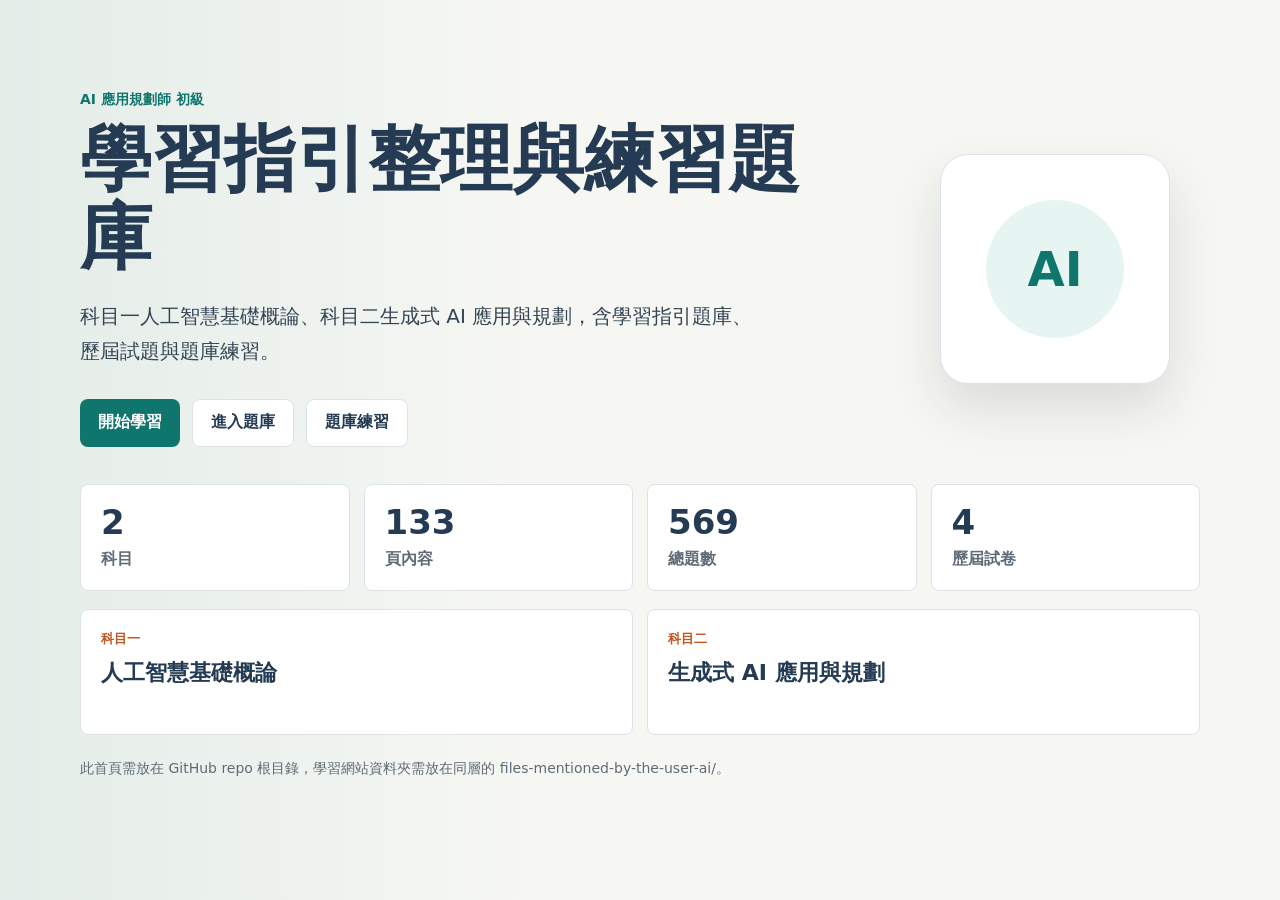
<file: index.html>
<!doctype html>
<html lang="zh-Hant">
  <head>
    <meta charset="utf-8" />
    <meta name="viewport" content="width=device-width, initial-scale=1" />
    <title>AI 應用規劃師（初級）</title>
    <style>
      :root {
        --ink: #17212b;
        --muted: #5f6b77;
        --paper: #f6f7f3;
        --panel: #ffffff;
        --line: #dce3e8;
        --teal: #0f766e;
        --navy: #243b53;
        --coral: #c05621;
      }

      * {
        box-sizing: border-box;
      }

      body {
        min-height: 100vh;
        margin: 0;
        color: var(--ink);
        background:
          linear-gradient(90deg, rgba(15, 118, 110, 0.08), transparent 42%),
          var(--paper);
        font-family: "Noto Sans TC", "Microsoft JhengHei", "PingFang TC", system-ui, sans-serif;
      }

      .home-shell {
        width: min(1120px, calc(100% - 36px));
        margin: 0 auto;
        padding: 54px 0 42px;
      }

      .home-hero {
        display: grid;
        grid-template-columns: minmax(0, 1fr) 260px;
        gap: 34px;
        align-items: center;
        min-height: 430px;
      }

      .eyebrow {
        margin: 0 0 12px;
        color: var(--teal);
        font-size: 14px;
        font-weight: 800;
      }

      h1 {
        max-width: 760px;
        margin: 0;
        color: var(--navy);
        font-size: clamp(38px, 6vw, 72px);
        line-height: 1.08;
        letter-spacing: 0;
      }

      .home-lead {
        max-width: 680px;
        margin: 22px 0 0;
        color: #344454;
        font-size: 20px;
        line-height: 1.75;
      }

      .home-actions {
        display: flex;
        flex-wrap: wrap;
        gap: 12px;
        margin-top: 30px;
      }

      .home-primary,
      .home-secondary {
        display: inline-flex;
        align-items: center;
        justify-content: center;
        min-height: 48px;
        border-radius: 8px;
        padding: 0 18px;
        font-weight: 850;
        text-decoration: none;
      }

      .home-primary {
        background: var(--teal);
        color: #fff;
      }

      .home-secondary {
        border: 1px solid var(--line);
        background: var(--panel);
        color: var(--navy);
      }

      .home-mark {
        display: grid;
        place-items: center;
        width: 230px;
        height: 230px;
        border: 1px solid var(--line);
        border-radius: 28px;
        background: var(--panel);
        box-shadow: 0 24px 50px rgba(23, 33, 43, 0.12);
      }

      .home-mark span {
        display: grid;
        place-items: center;
        width: 138px;
        height: 138px;
        border-radius: 50%;
        background: #e7f5f2;
        color: var(--teal);
        font-size: 48px;
        font-weight: 900;
      }

      .home-stats,
      .home-subjects {
        display: grid;
        gap: 14px;
      }

      .home-stats {
        grid-template-columns: repeat(4, minmax(0, 1fr));
      }

      .stat,
      .home-subject {
        border: 1px solid var(--line);
        border-radius: 8px;
        background: var(--panel);
        padding: 20px;
      }

      .stat strong {
        display: block;
        color: var(--navy);
        font-size: 34px;
        line-height: 1;
      }

      .stat span {
        display: block;
        margin-top: 10px;
        color: var(--muted);
        font-weight: 750;
      }

      .home-subjects {
        grid-template-columns: repeat(2, minmax(0, 1fr));
        margin-top: 18px;
      }

      .home-subject {
        min-height: 126px;
        color: var(--ink);
        text-decoration: none;
      }

      .home-subject span {
        display: block;
        color: var(--coral);
        font-size: 13px;
        font-weight: 850;
      }

      .home-subject strong {
        display: block;
        margin-top: 10px;
        color: var(--navy);
        font-size: 22px;
        line-height: 1.35;
      }

      .note {
        margin: 22px 0 0;
        color: var(--muted);
        font-size: 14px;
        line-height: 1.7;
      }

      @media (max-width: 860px) {
        .home-hero,
        .home-subjects {
          grid-template-columns: 1fr;
        }

        .home-hero {
          min-height: auto;
          padding-bottom: 34px;
        }

        .home-stats {
          grid-template-columns: repeat(2, minmax(0, 1fr));
        }
      }

      @media (max-width: 560px) {
        .home-shell {
          width: min(100% - 28px, 1120px);
          padding-top: 34px;
        }

        h1 {
          font-size: 38px;
        }

        .home-lead {
          font-size: 17px;
        }

        .home-stats {
          grid-template-columns: 1fr;
        }
      }
    </style>
  </head>
  <body>
    <main class="home-shell">
      <section class="home-hero">
        <div>
          <p class="eyebrow">AI 應用規劃師 初級</p>
          <h1>學習指引整理與練習題庫</h1>
          <p class="home-lead">科目一人工智慧基礎概論、科目二生成式 AI 應用與規劃，含學習指引題庫、歷屆試題與題庫練習。</p>
          <div class="home-actions">
            <a class="home-primary" href="files-mentioned-by-the-user-ai/index.html">開始學習</a>
            <a class="home-secondary" href="files-mentioned-by-the-user-ai/index.html#quiz">進入題庫</a>
            <a class="home-secondary" href="files-mentioned-by-the-user-ai/index.html#practice">題庫練習</a>
          </div>
        </div>
        <div class="home-mark" aria-hidden="true">
          <span>AI</span>
        </div>
      </section>

      <section class="home-stats" aria-label="內容統計">
        <div class="stat">
          <strong>2</strong>
          <span>科目</span>
        </div>
        <div class="stat">
          <strong>133</strong>
          <span>頁內容</span>
        </div>
        <div class="stat">
          <strong>569</strong>
          <span>總題數</span>
        </div>
        <div class="stat">
          <strong>4</strong>
          <span>歷屆試卷</span>
        </div>
      </section>

      <section class="home-subjects" aria-label="科目">
        <a href="files-mentioned-by-the-user-ai/index.html" class="home-subject">
          <span>科目一</span>
          <strong>人工智慧基礎概論</strong>
        </a>
        <a href="files-mentioned-by-the-user-ai/index.html" class="home-subject">
          <span>科目二</span>
          <strong>生成式 AI 應用與規劃</strong>
        </a>
      </section>

      <p class="note">此首頁需放在 GitHub repo 根目錄，學習網站資料夾需放在同層的 files-mentioned-by-the-user-ai/。</p>
    </main>
  </body>
</html>
</file>
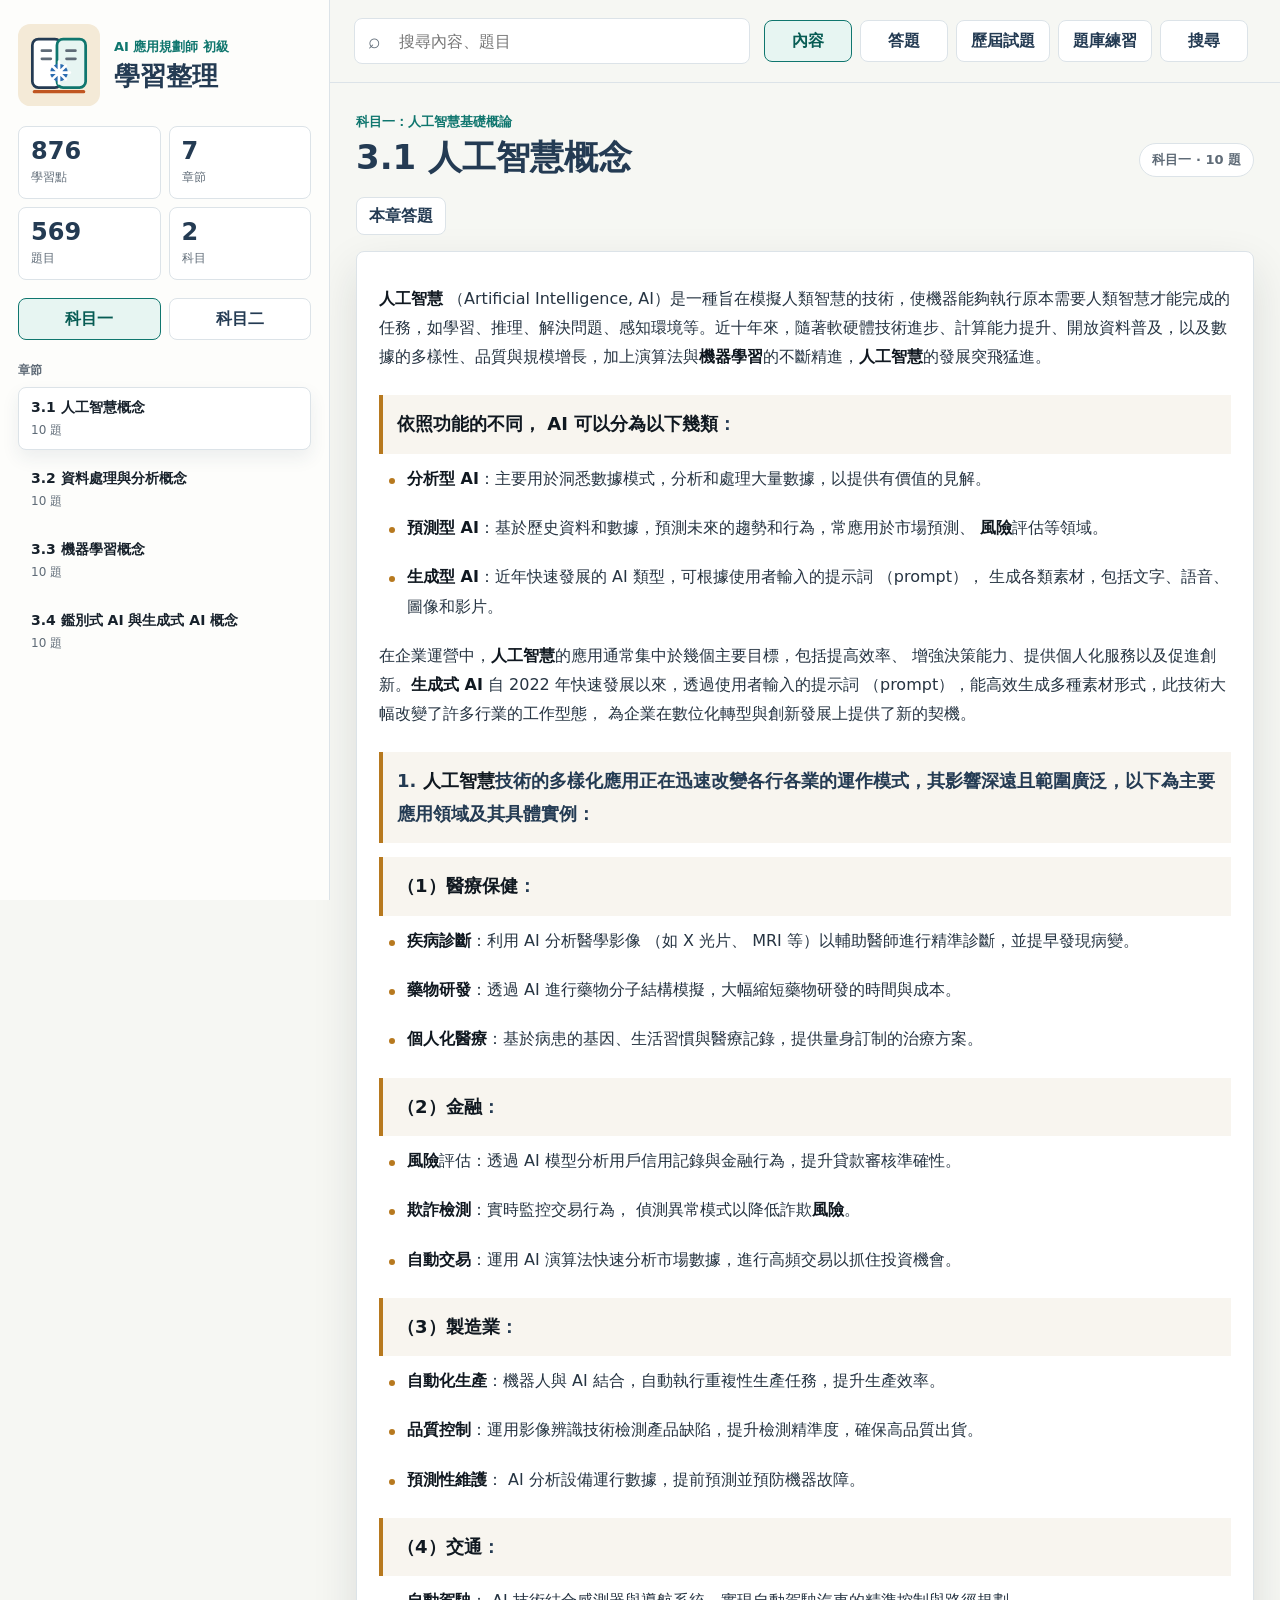
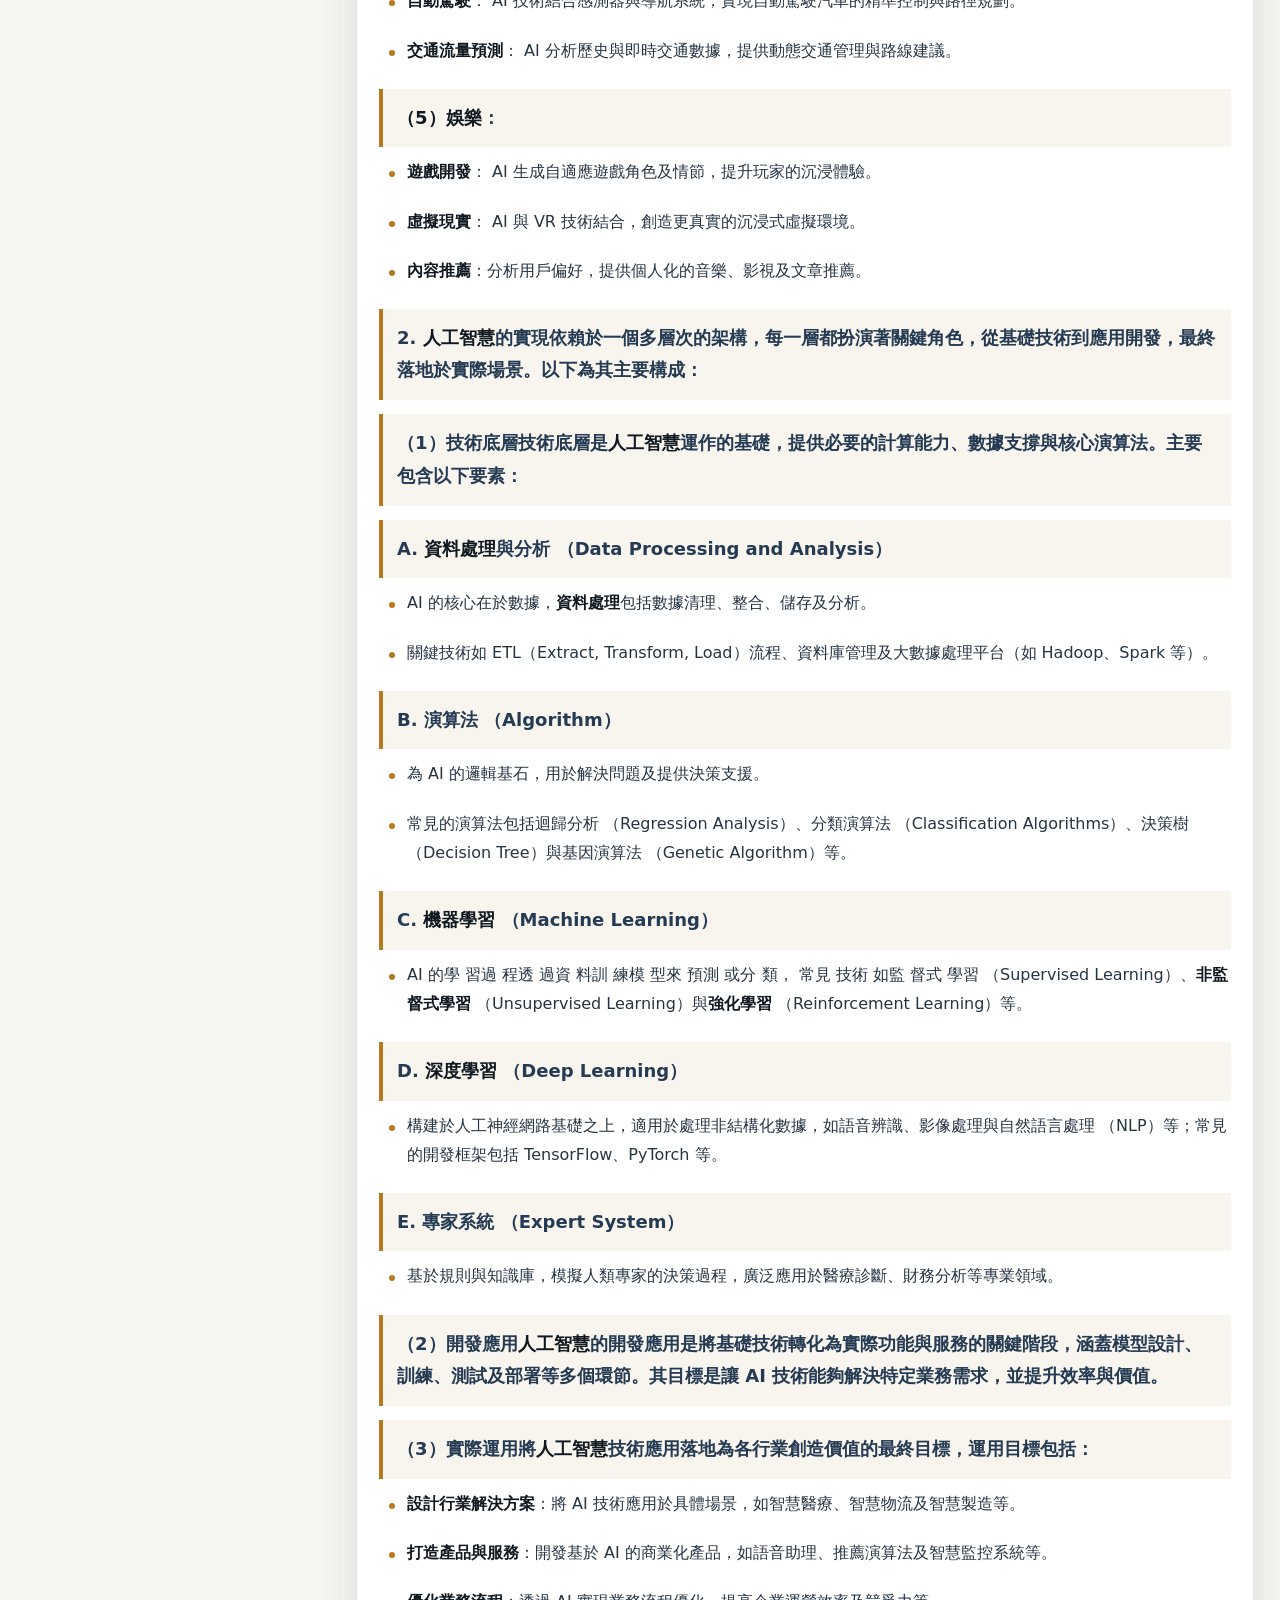
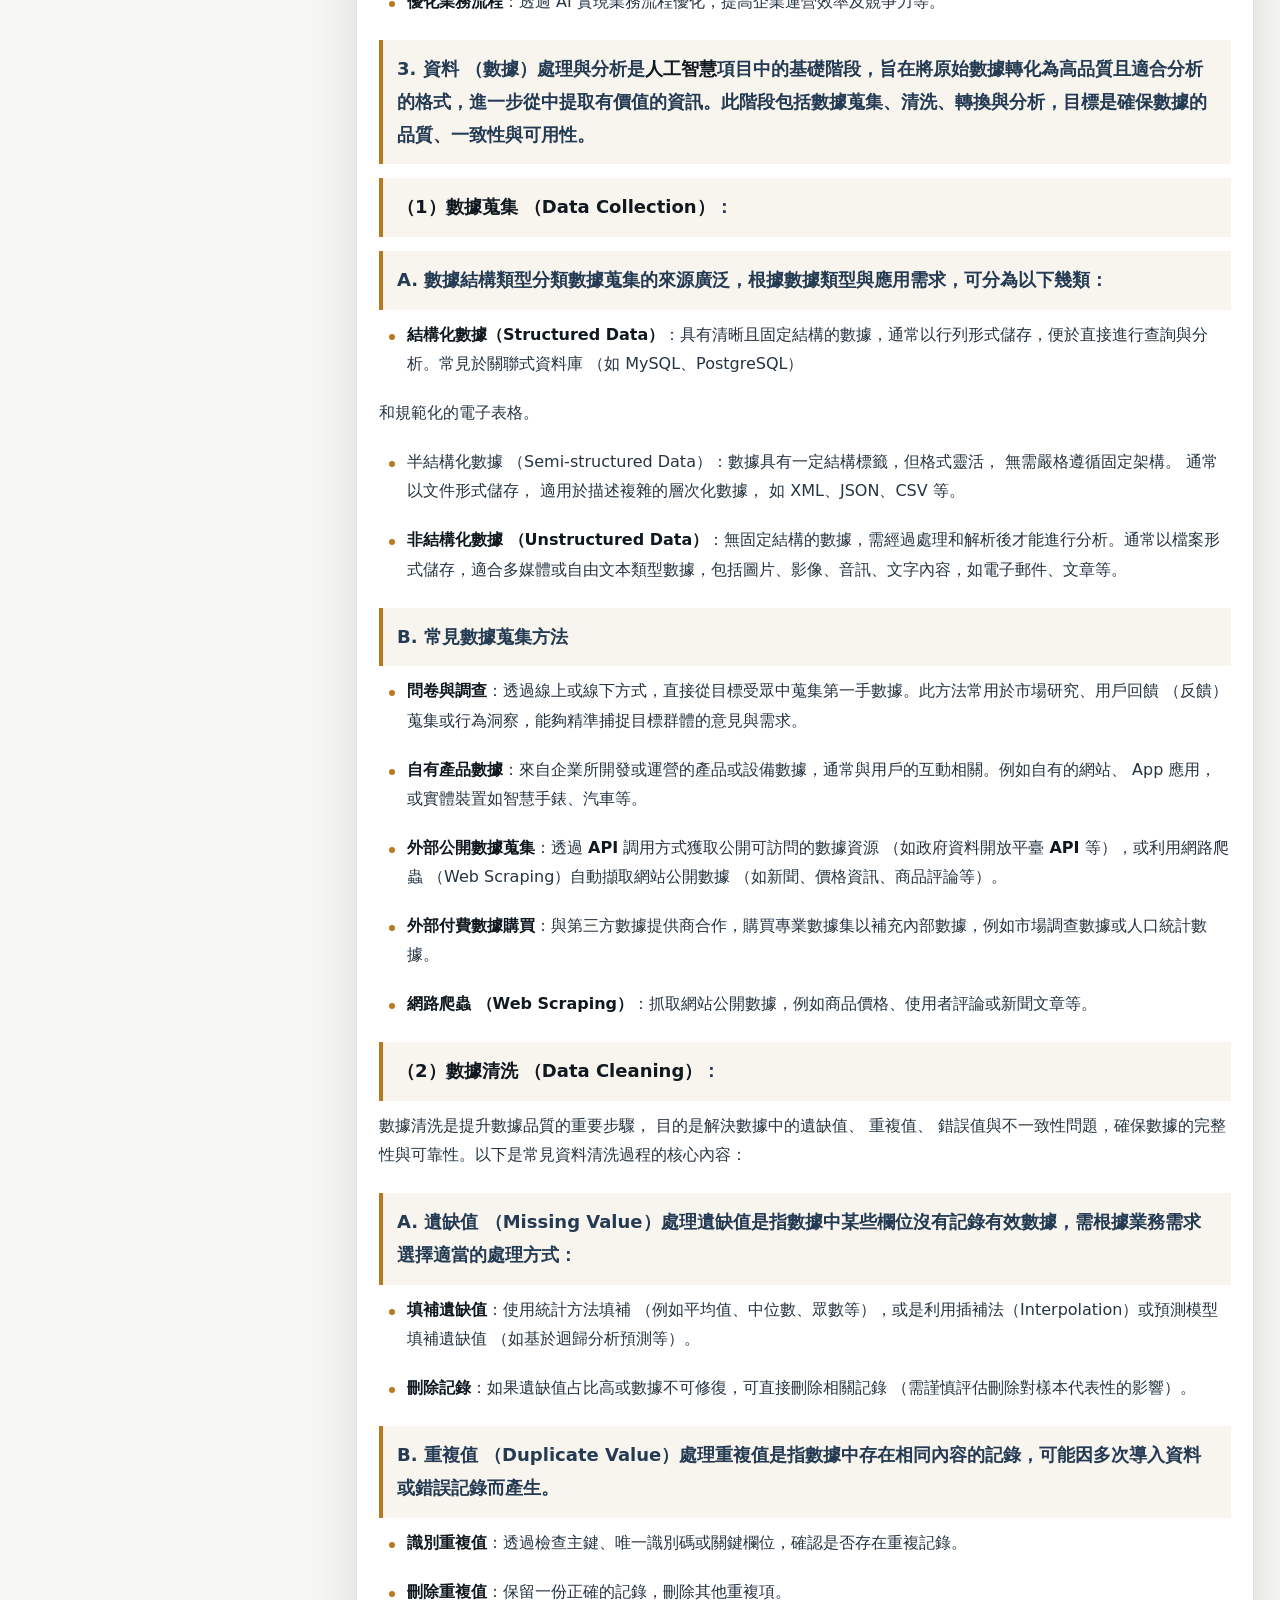
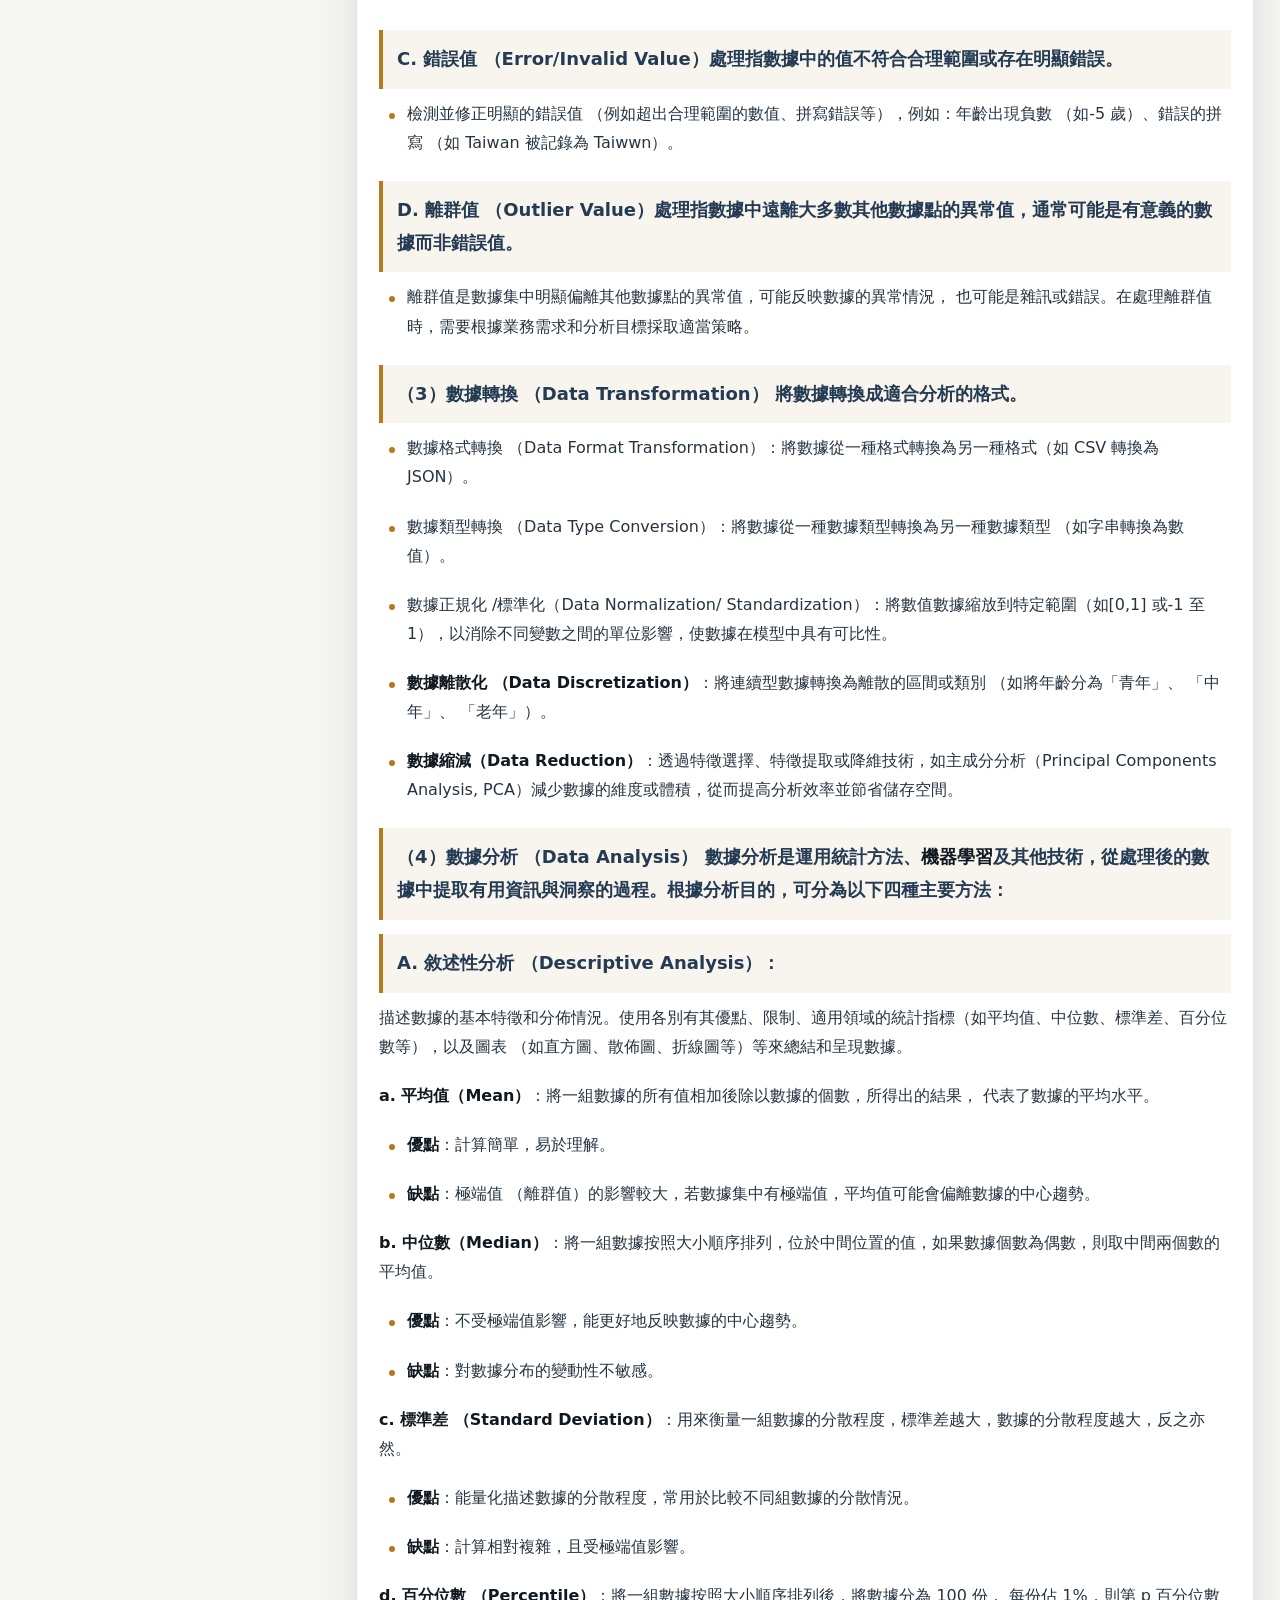
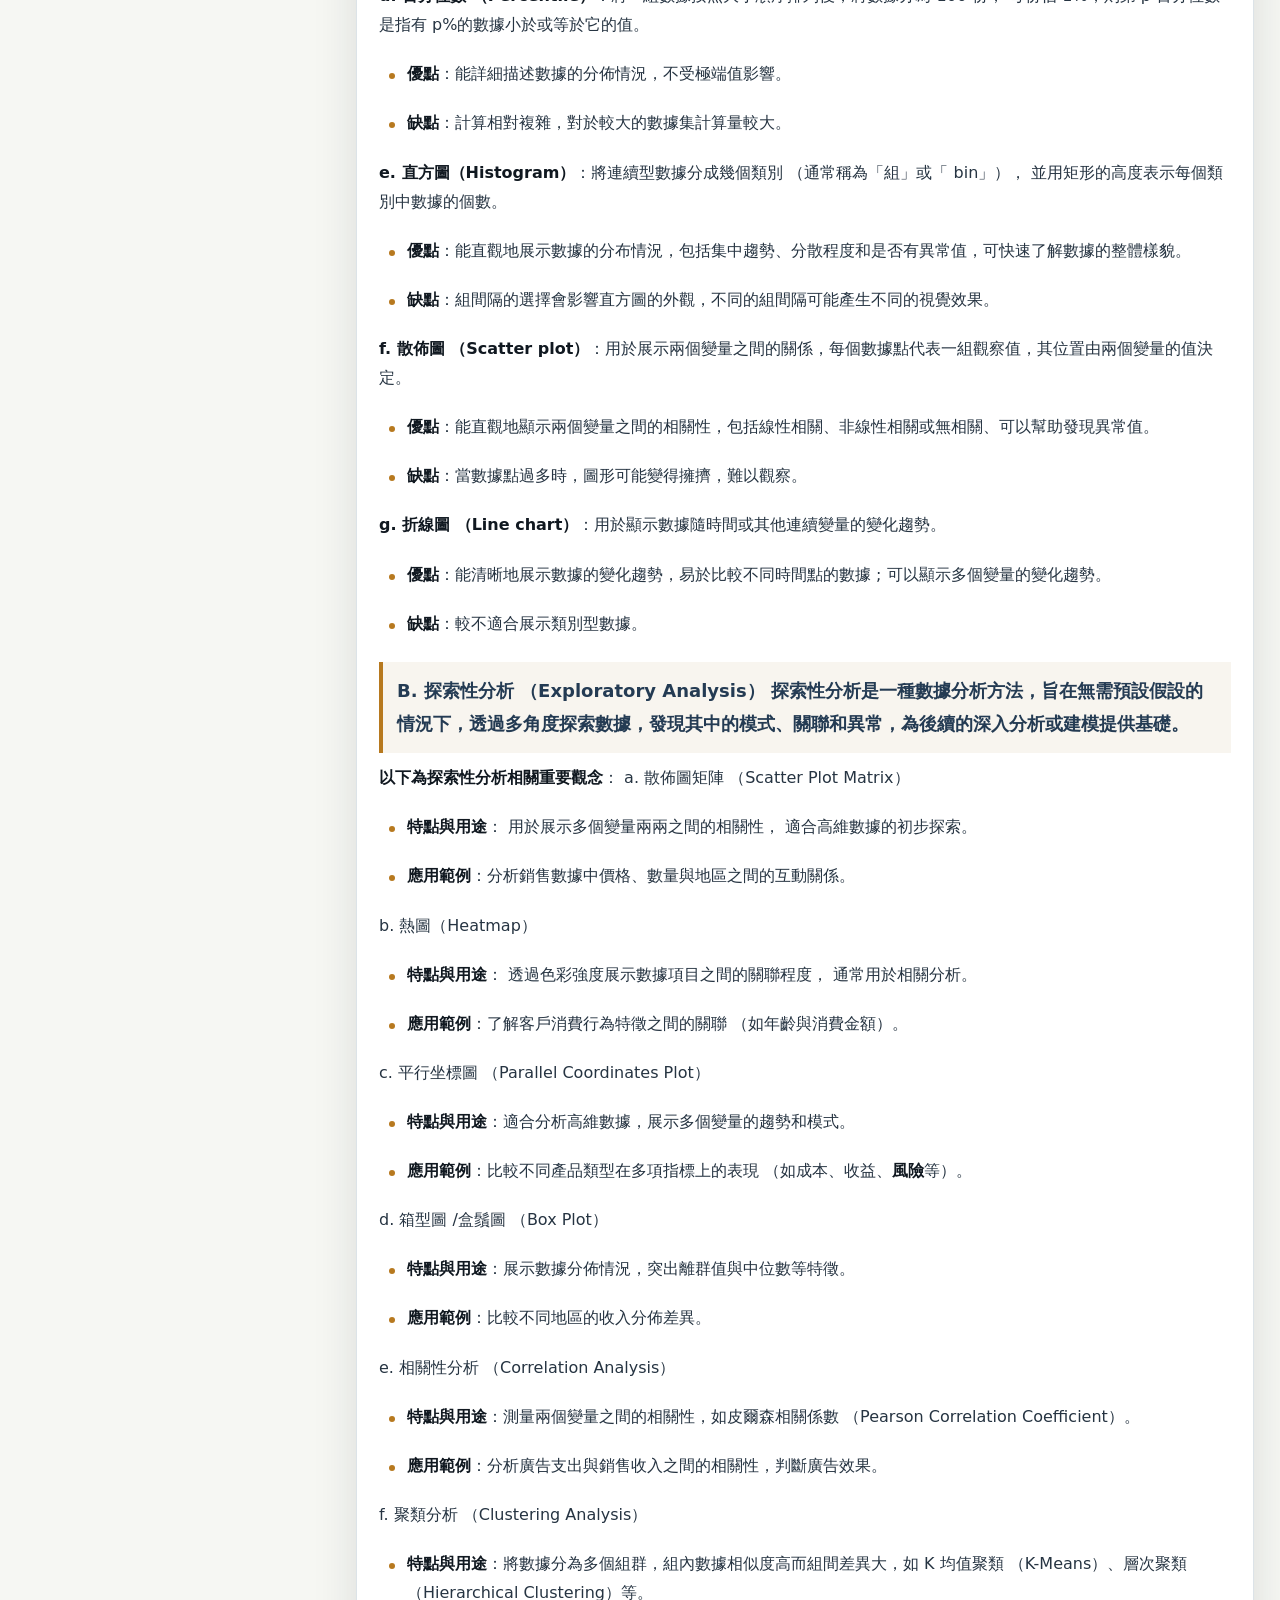
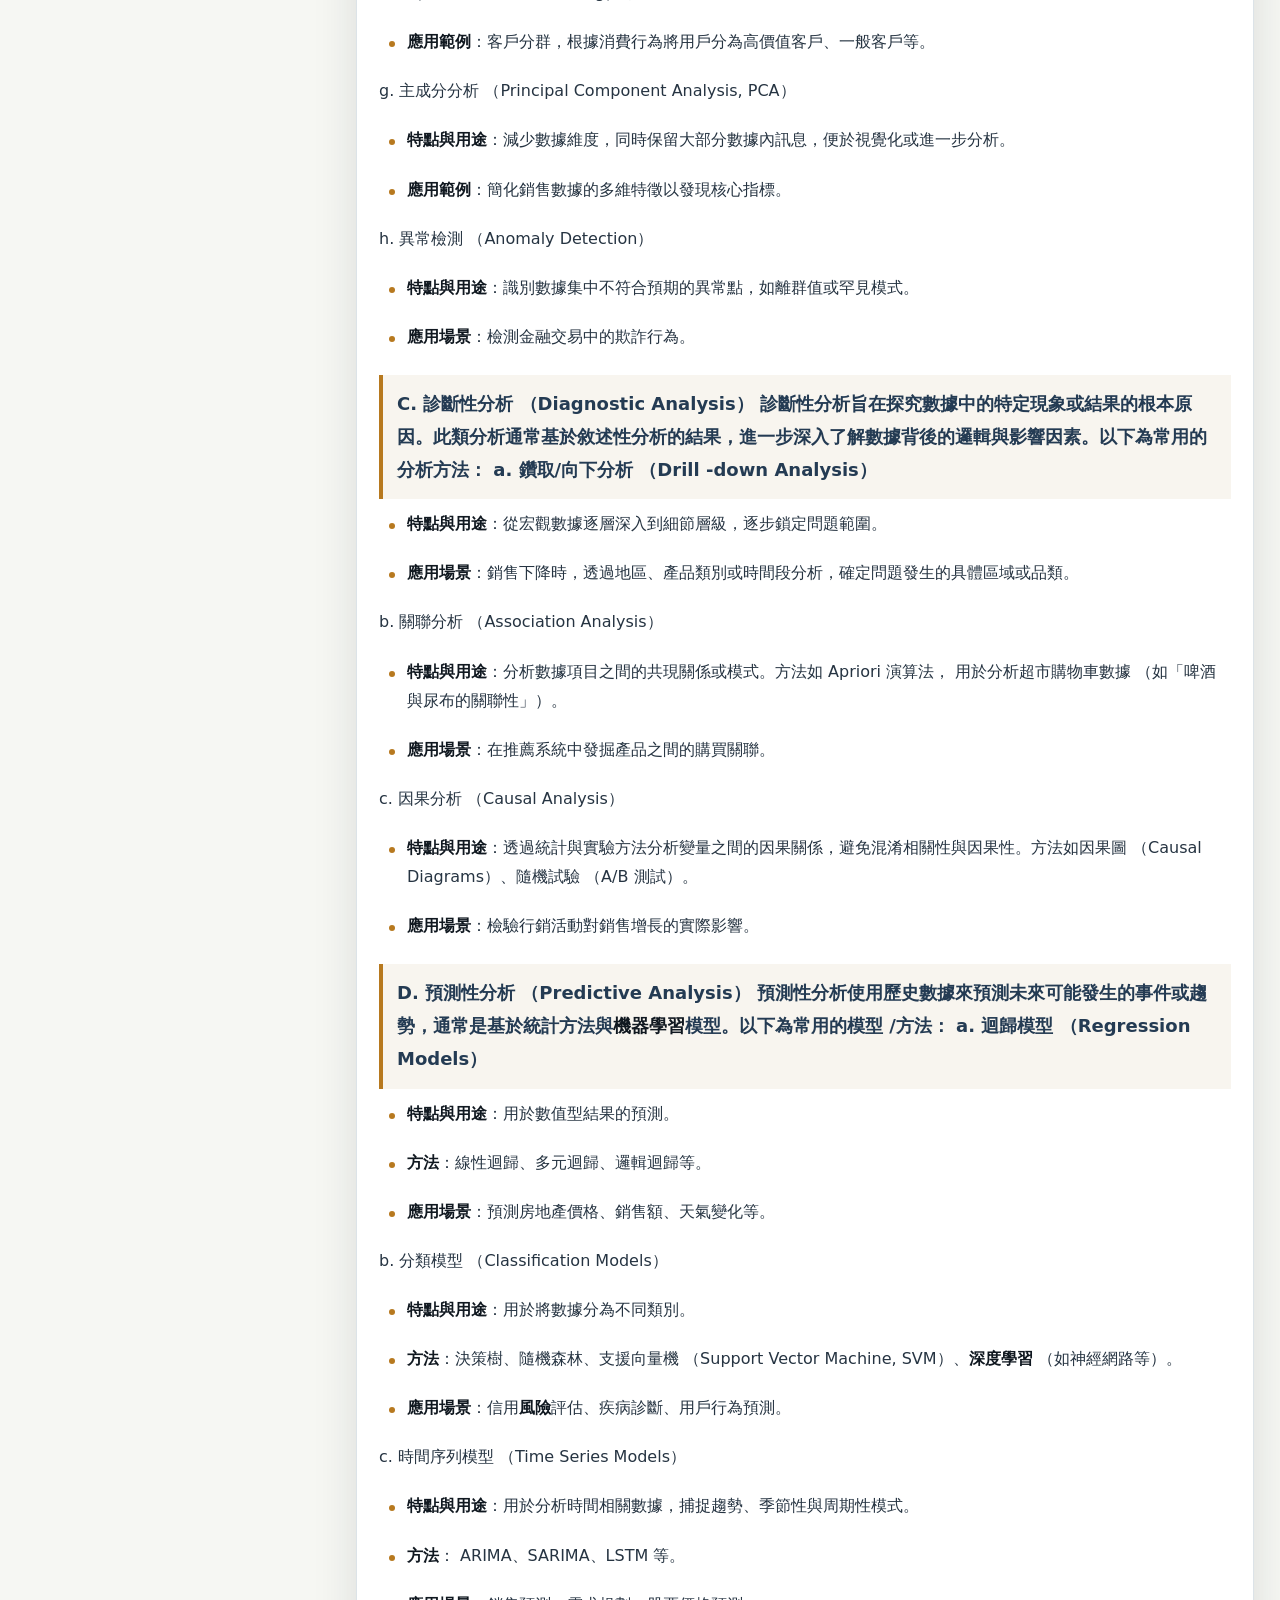
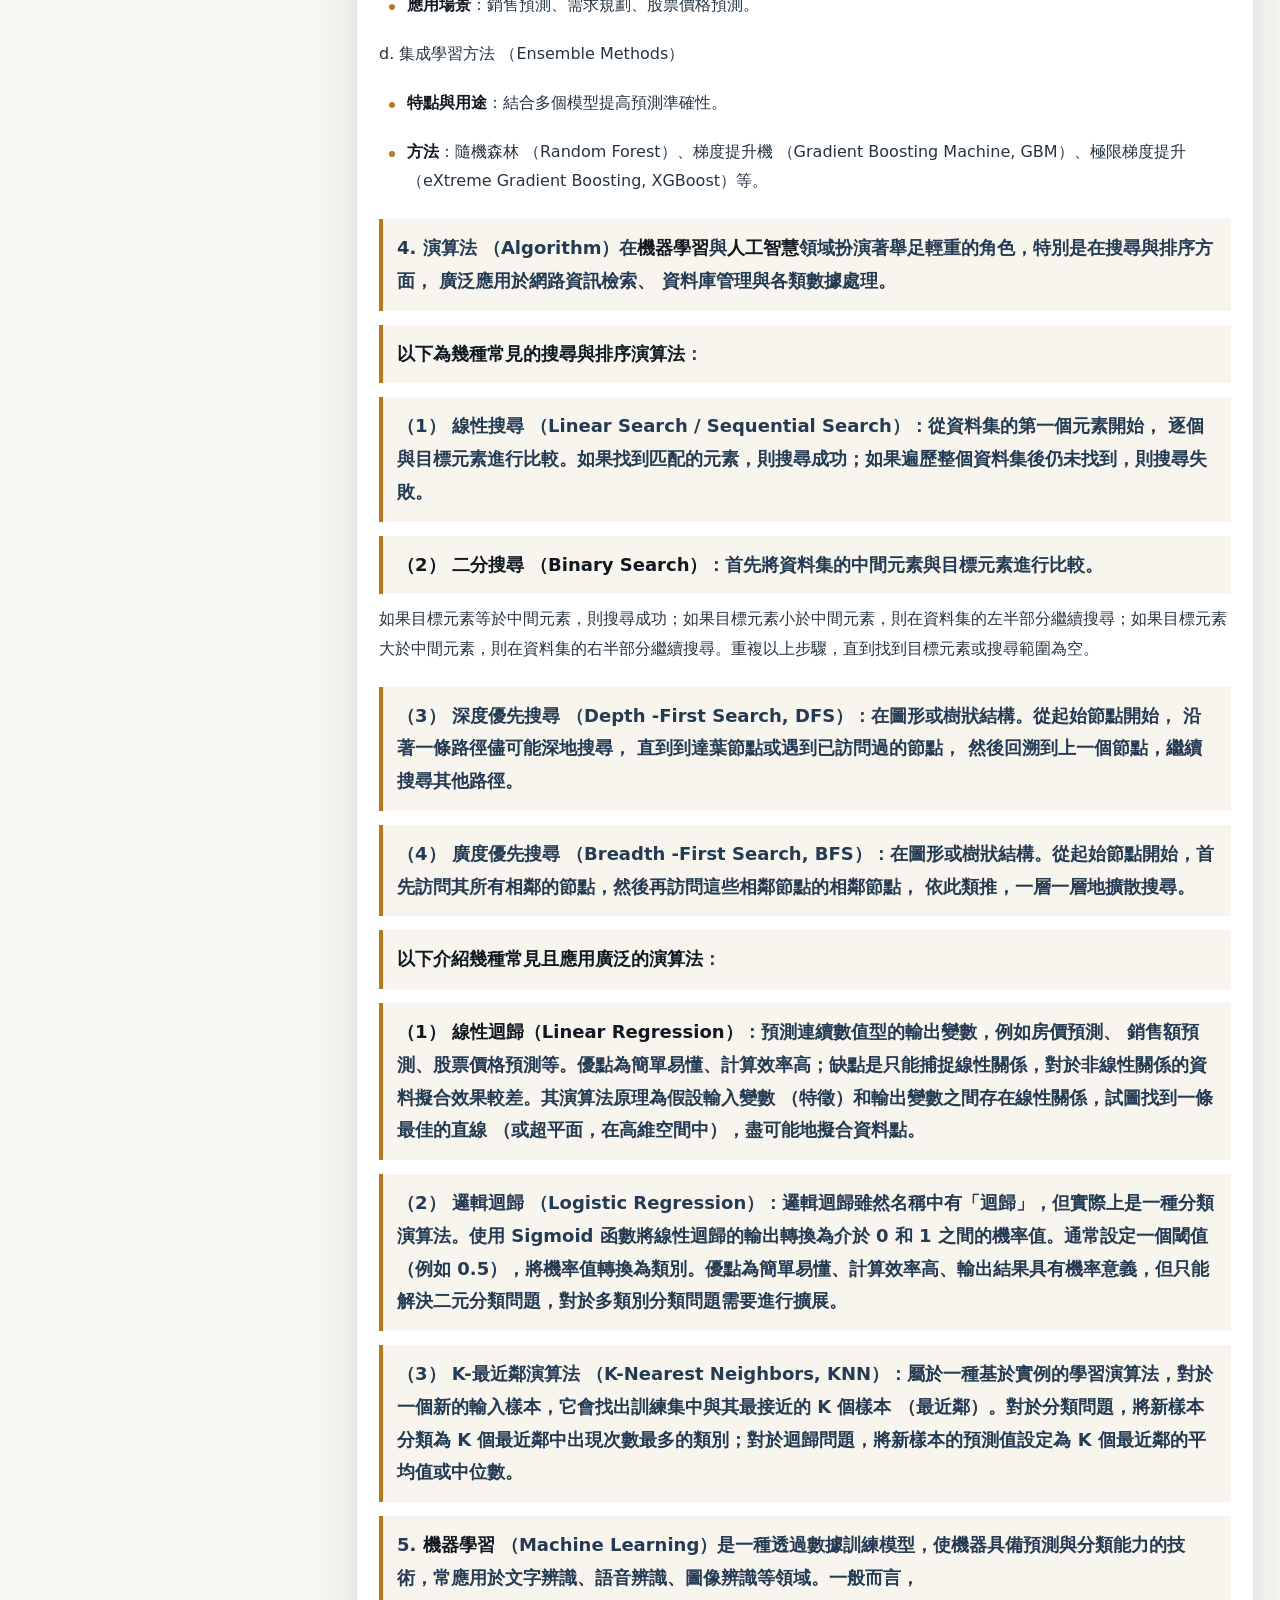
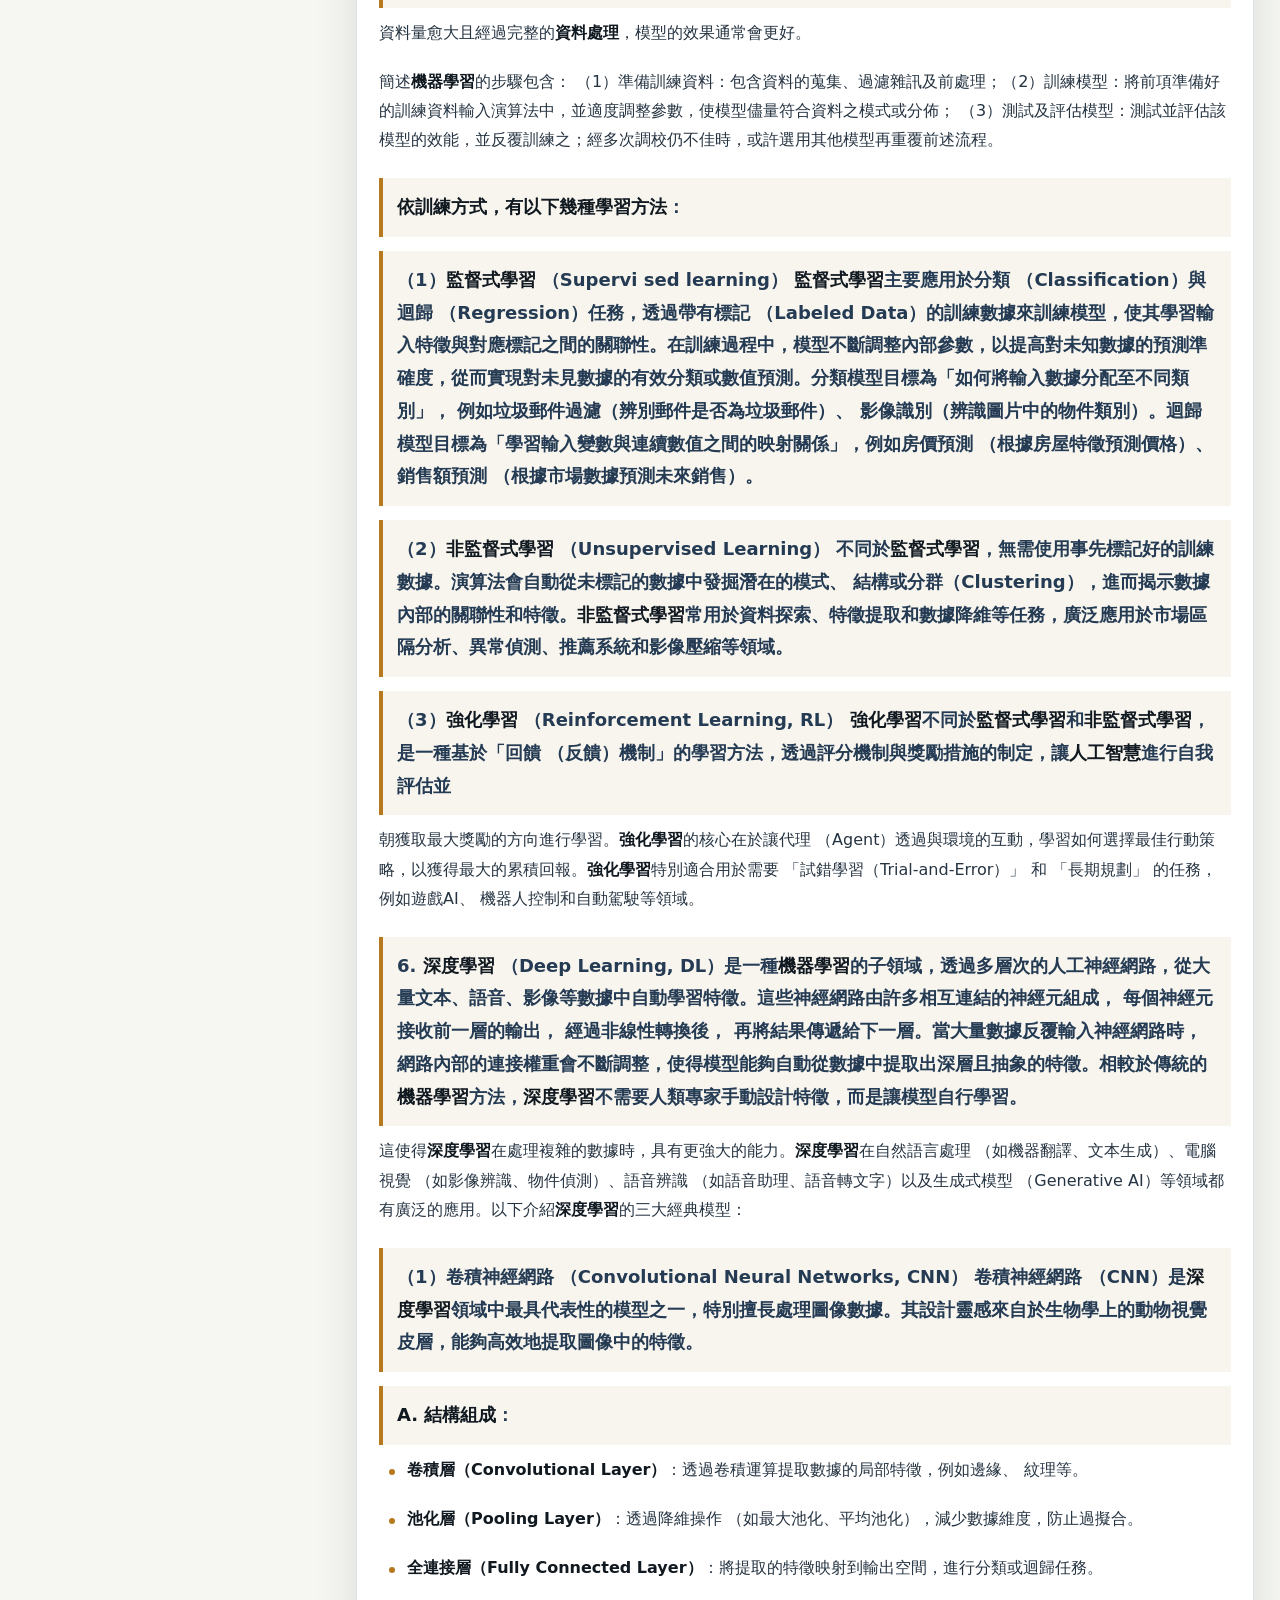
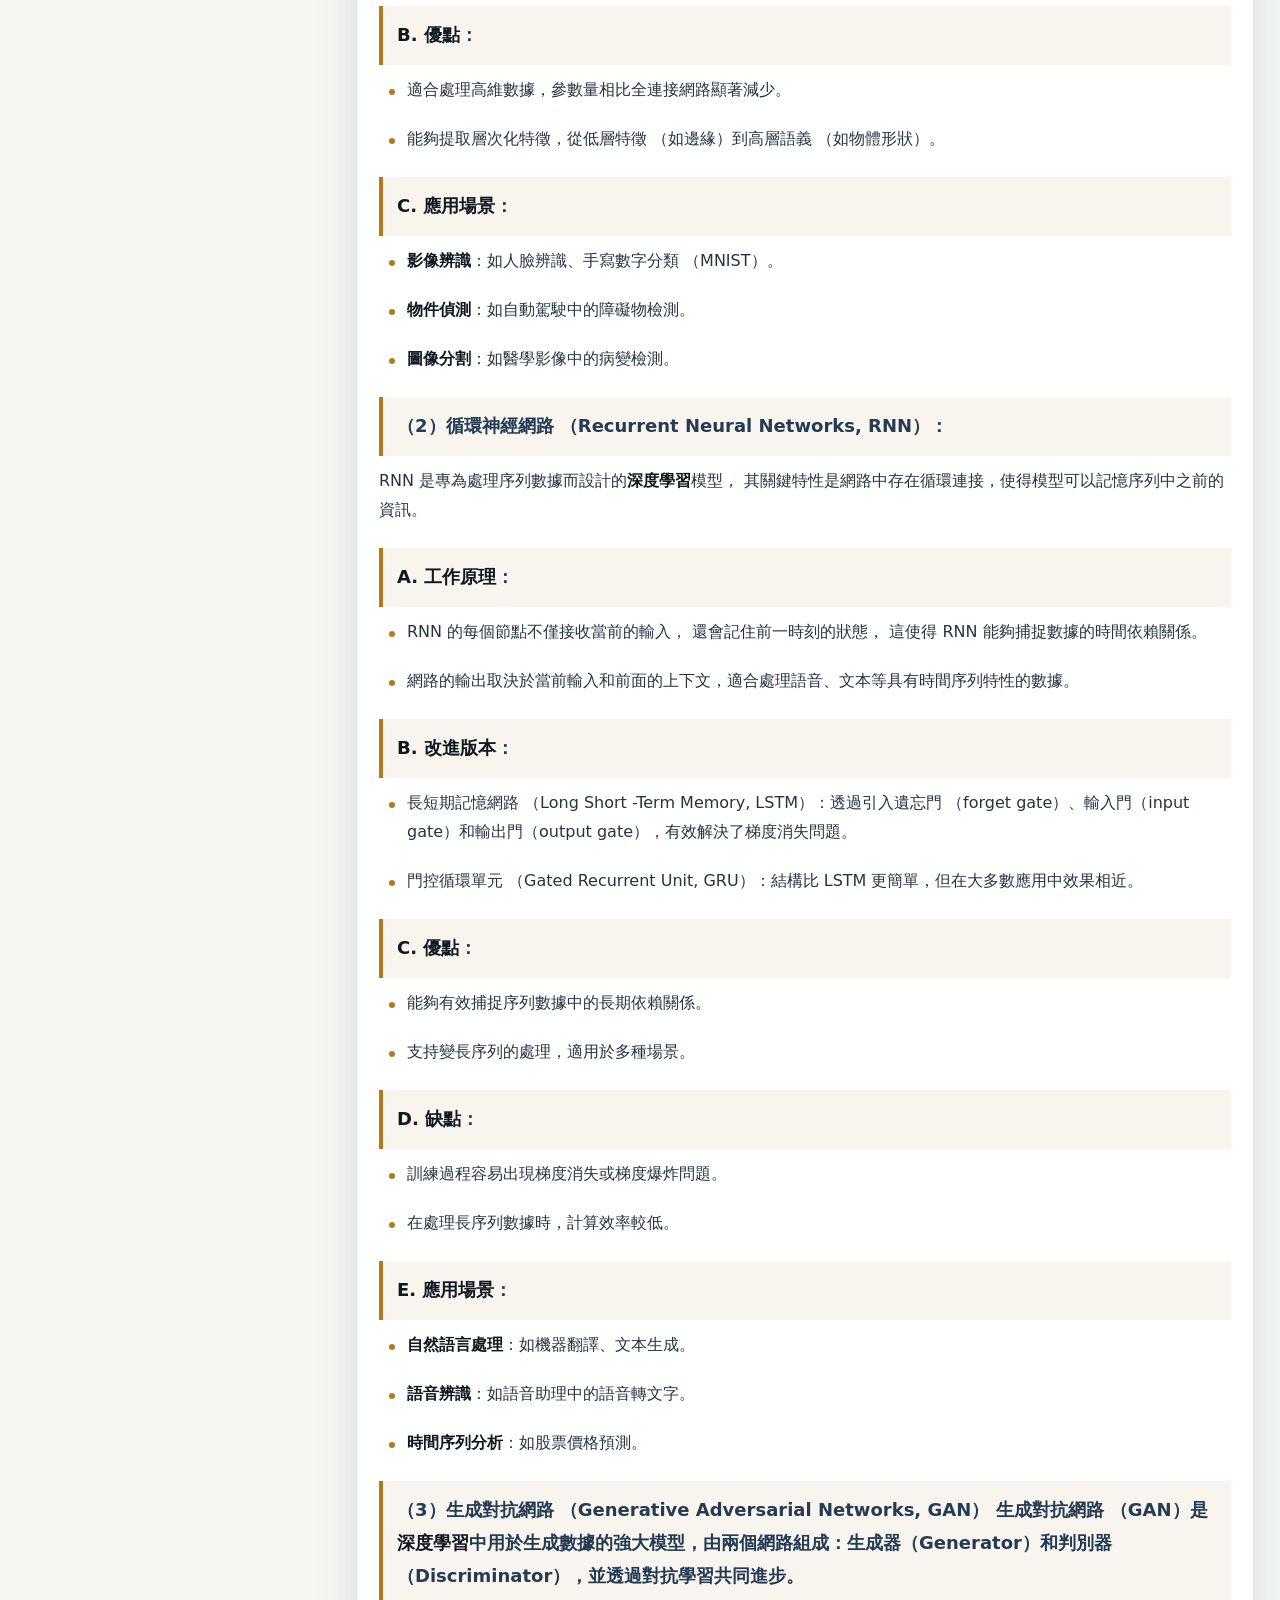
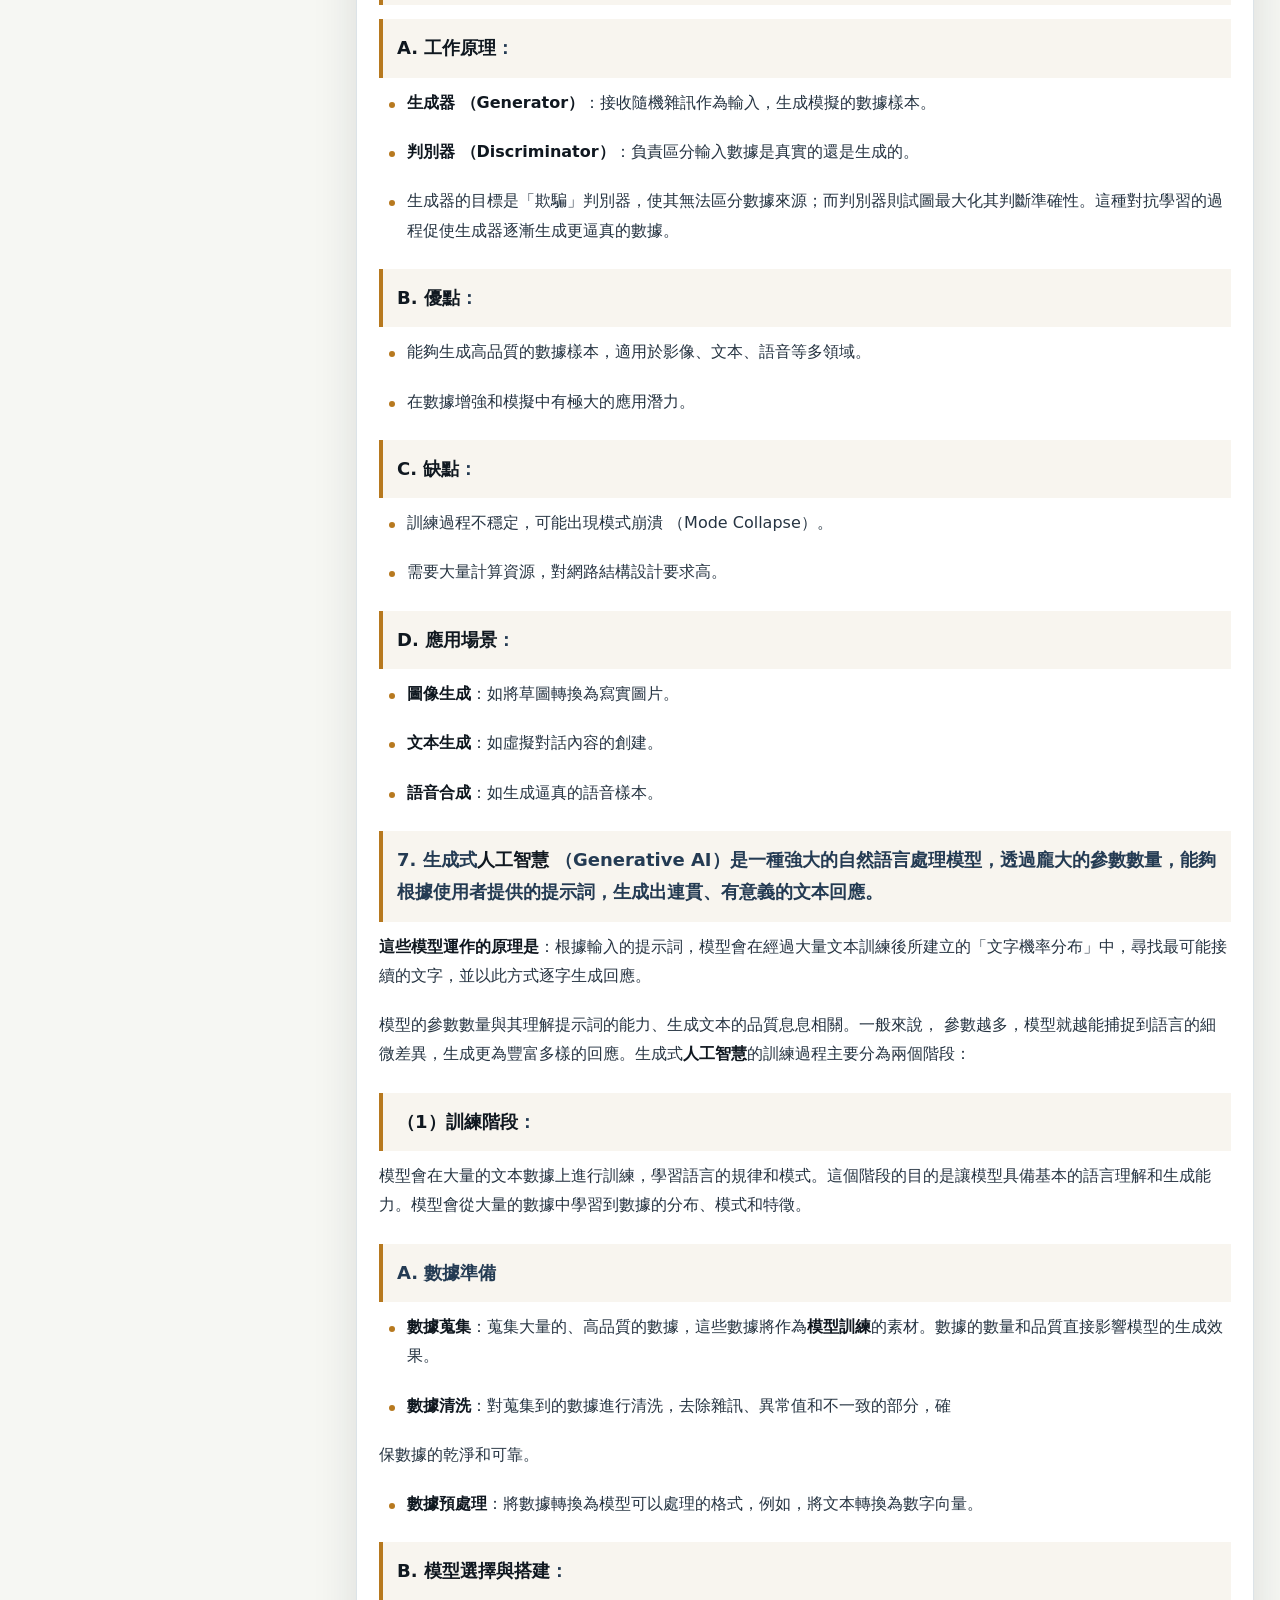
<file: files-mentioned-by-the-user-ai/index.html>
<!doctype html>
<html lang="zh-Hant">
  <head>
    <meta charset="utf-8" />
    <meta name="viewport" content="width=device-width, initial-scale=1" />
    <title>AI 應用規劃師（初級）學習網站</title>
    <link rel="stylesheet" href="styles.css" />
    <script src="content-data.js"></script>
    <script src="practice-bank.js"></script>
    <script src="app.js" defer></script>
  </head>
  <body>
    <div class="app-shell">
      <aside class="sidebar">
        <div class="brand">
          <img class="brand-visual" src="assets/learning-map.svg" alt="" />
          <div>
            <p class="eyebrow">AI 應用規劃師 初級</p>
            <h1>學習整理</h1>
          </div>
        </div>

        <div class="stat-grid" id="statGrid"></div>

        <div class="subject-switch" id="subjectNav" aria-label="科目"></div>

        <div class="side-section">
          <div class="side-title">章節</div>
          <nav class="section-nav" id="sectionNav" aria-label="章節清單"></nav>
        </div>
      </aside>

      <main class="main-panel">
        <header class="topbar">
          <div class="search-wrap">
            <span class="search-icon" aria-hidden="true">⌕</span>
            <input id="searchInput" type="search" placeholder="搜尋內容、題目" autocomplete="off" />
          </div>
          <div class="view-tabs" id="viewTabs" aria-label="檢視模式">
            <button type="button" data-view="full">內容</button>
            <button type="button" data-view="quiz">答題</button>
            <button type="button" data-view="past">歷屆試題</button>
            <button type="button" data-view="practice">題庫練習</button>
            <button type="button" data-view="search">搜尋</button>
          </div>
        </header>

        <section id="mainContent" class="content-area" aria-live="polite"></section>
      </main>
    </div>
  </body>
</html>
</file>
<file: files-mentioned-by-the-user-ai/styles.css>
:root {
  --ink: #17212b;
  --muted: #5f6b77;
  --line: #dce3e8;
  --panel: #ffffff;
  --paper: #f6f7f3;
  --teal: #0f766e;
  --navy: #243b53;
  --gold: #b7791f;
  --coral: #c05621;
  --blue: #2b6cb0;
  --good: #0f7a4f;
  --bad: #b42318;
  --shadow: 0 18px 45px rgba(23, 33, 43, 0.12);
}

* {
  box-sizing: border-box;
}

body {
  margin: 0;
  color: var(--ink);
  background: var(--paper);
  font-family:
    "Noto Sans TC",
    "Microsoft JhengHei",
    "PingFang TC",
    system-ui,
    sans-serif;
}

.home-body {
  min-height: 100vh;
  background:
    linear-gradient(90deg, rgba(15, 118, 110, 0.08), transparent 42%),
    var(--paper);
}

.home-shell {
  width: min(1120px, calc(100% - 36px));
  margin: 0 auto;
  padding: 54px 0 42px;
}

.home-hero {
  display: grid;
  grid-template-columns: minmax(0, 1fr) 260px;
  gap: 34px;
  align-items: center;
  min-height: 430px;
}

.home-copy h1 {
  max-width: 760px;
  margin: 0;
  color: var(--navy);
  font-size: clamp(38px, 6vw, 72px);
  line-height: 1.08;
  letter-spacing: 0;
}

.home-lead {
  max-width: 680px;
  margin: 22px 0 0;
  color: #344454;
  font-size: 20px;
  line-height: 1.75;
}

.home-actions {
  display: flex;
  flex-wrap: wrap;
  gap: 12px;
  margin-top: 30px;
}

.home-primary,
.home-secondary {
  display: inline-flex;
  align-items: center;
  justify-content: center;
  min-height: 48px;
  border-radius: 8px;
  padding: 0 18px;
  font-weight: 850;
  text-decoration: none;
}

.home-primary {
  background: var(--teal);
  color: #fff;
}

.home-secondary {
  border: 1px solid var(--line);
  background: var(--panel);
  color: var(--navy);
}

.home-visual {
  display: grid;
  place-items: center;
}

.home-visual img {
  width: min(260px, 65vw);
  height: auto;
  filter: drop-shadow(0 24px 30px rgba(23, 33, 43, 0.16));
}

.home-stats {
  display: grid;
  grid-template-columns: repeat(4, minmax(0, 1fr));
  gap: 1px;
  overflow: hidden;
  border: 1px solid var(--line);
  border-radius: 8px;
  background: var(--line);
}

.home-stats div {
  min-height: 104px;
  background: var(--panel);
  padding: 20px;
}

.home-stats strong {
  display: block;
  color: var(--navy);
  font-size: 34px;
  line-height: 1;
}

.home-stats span {
  display: block;
  margin-top: 10px;
  color: var(--muted);
  font-weight: 750;
}

.home-subjects {
  display: grid;
  grid-template-columns: repeat(2, minmax(0, 1fr));
  gap: 14px;
  margin-top: 18px;
}

.home-subject {
  min-height: 126px;
  border: 1px solid var(--line);
  border-radius: 8px;
  background: var(--panel);
  padding: 22px;
  color: var(--ink);
  text-decoration: none;
}

.home-subject span {
  display: block;
  color: var(--coral);
  font-size: 13px;
  font-weight: 850;
}

.home-subject strong {
  display: block;
  margin-top: 10px;
  color: var(--navy);
  font-size: 22px;
  line-height: 1.35;
}

button,
input {
  font: inherit;
}

button {
  border: 0;
  cursor: pointer;
}

.app-shell {
  display: grid;
  grid-template-columns: 330px minmax(0, 1fr);
  min-height: 100vh;
}

.sidebar {
  position: sticky;
  top: 0;
  height: 100vh;
  overflow: auto;
  background: #fdfdfb;
  border-right: 1px solid var(--line);
  padding: 24px 18px;
}

.brand {
  display: grid;
  grid-template-columns: 82px minmax(0, 1fr);
  gap: 14px;
  align-items: center;
  margin-bottom: 20px;
}

.brand-visual {
  width: 82px;
  height: 82px;
}

.eyebrow {
  margin: 0 0 6px;
  color: var(--teal);
  font-size: 13px;
  font-weight: 800;
}

h1 {
  margin: 0;
  color: var(--navy);
  font-size: 26px;
  line-height: 1.15;
}

.stat-grid {
  display: grid;
  grid-template-columns: repeat(2, minmax(0, 1fr));
  gap: 8px;
  margin-bottom: 18px;
}

.stat {
  min-height: 70px;
  border: 1px solid var(--line);
  border-radius: 8px;
  background: var(--panel);
  padding: 12px;
}

.stat-value {
  display: block;
  color: var(--navy);
  font-size: 24px;
  font-weight: 850;
  line-height: 1;
}

.stat-label {
  display: block;
  margin-top: 6px;
  color: var(--muted);
  font-size: 12px;
}

.subject-switch {
  display: grid;
  grid-template-columns: 1fr 1fr;
  gap: 8px;
  margin-bottom: 20px;
}

.subject-switch button,
.view-tabs button,
.tool-button {
  min-height: 42px;
  border: 1px solid var(--line);
  border-radius: 8px;
  background: var(--panel);
  color: var(--navy);
  font-weight: 800;
}

.subject-switch button.active,
.view-tabs button.active,
.tool-button.active {
  border-color: var(--teal);
  background: #e7f5f2;
  color: #075c54;
}

.side-section {
  padding-top: 2px;
}

.side-title {
  margin: 0 0 8px;
  color: var(--muted);
  font-size: 12px;
  font-weight: 850;
}

.section-nav {
  display: grid;
  gap: 8px;
}

.section-link {
  width: 100%;
  min-height: 58px;
  border: 1px solid transparent;
  border-radius: 8px;
  background: transparent;
  padding: 10px 12px;
  color: var(--ink);
  text-align: left;
}

.section-link:hover,
.section-link.active {
  border-color: var(--line);
  background: var(--panel);
}

.section-link.active {
  box-shadow: 0 8px 18px rgba(36, 59, 83, 0.08);
}

.section-link-title {
  display: block;
  font-size: 14px;
  font-weight: 850;
  line-height: 1.35;
}

.section-link-meta {
  display: block;
  margin-top: 5px;
  color: var(--muted);
  font-size: 12px;
}

.main-panel {
  min-width: 0;
}

.topbar {
  position: sticky;
  top: 0;
  z-index: 5;
  display: grid;
  grid-template-columns: minmax(260px, 1fr) auto;
  gap: 14px;
  align-items: center;
  padding: 18px 24px;
  background: rgba(246, 247, 243, 0.95);
  border-bottom: 1px solid var(--line);
  backdrop-filter: blur(10px);
}

.search-wrap {
  position: relative;
}

.search-icon {
  position: absolute;
  left: 14px;
  top: 50%;
  transform: translateY(-50%);
  color: var(--muted);
  font-size: 21px;
  line-height: 1;
}

#searchInput {
  width: 100%;
  min-height: 46px;
  border: 1px solid var(--line);
  border-radius: 8px;
  background: var(--panel);
  padding: 0 16px 0 44px;
  color: var(--ink);
  outline: none;
}

#searchInput:focus {
  border-color: var(--teal);
  box-shadow: 0 0 0 3px rgba(15, 118, 110, 0.12);
}

.view-tabs {
  display: grid;
  grid-template-columns: repeat(6, auto);
  gap: 8px;
}

.view-tabs button {
  min-width: 88px;
  padding: 0 14px;
}

.content-area {
  max-width: 1180px;
  margin: 0 auto;
  padding: 30px 26px 54px;
}

.section-hero {
  display: grid;
  grid-template-columns: minmax(0, 1fr) auto;
  gap: 18px;
  align-items: end;
  margin-bottom: 20px;
}

.section-hero h2 {
  margin: 6px 0 0;
  color: var(--navy);
  font-size: 34px;
  line-height: 1.18;
}

.breadcrumbs {
  color: var(--teal);
  font-size: 13px;
  font-weight: 850;
}

.source-pill {
  display: inline-flex;
  align-items: center;
  min-height: 34px;
  border: 1px solid var(--line);
  border-radius: 999px;
  background: var(--panel);
  padding: 0 12px;
  color: var(--muted);
  font-size: 13px;
  font-weight: 750;
}

.panel-band {
  border: 1px solid var(--line);
  border-radius: 8px;
  background: var(--panel);
  box-shadow: var(--shadow);
}

.focus-layout {
  display: grid;
  grid-template-columns: minmax(0, 1fr) 280px;
  gap: 18px;
  align-items: start;
}

.highlight-list {
  display: grid;
  gap: 10px;
  padding: 18px;
}

.highlight-item {
  display: grid;
  grid-template-columns: 34px minmax(0, 1fr);
  gap: 10px;
  align-items: start;
  border-bottom: 1px solid var(--line);
  padding-bottom: 10px;
}

.highlight-item:last-child {
  border-bottom: 0;
  padding-bottom: 0;
}

.number-chip {
  display: inline-flex;
  align-items: center;
  justify-content: center;
  width: 34px;
  height: 34px;
  border-radius: 8px;
  background: #f4ead7;
  color: var(--gold);
  font-size: 13px;
  font-weight: 900;
}

.highlight-text {
  margin: 0;
  line-height: 1.75;
}

.side-card {
  padding: 16px;
}

.side-card h3,
.quiz-card h3,
.page-card h3,
.search-card h3 {
  margin: 0 0 10px;
  color: var(--navy);
  font-size: 17px;
}

.meta-list {
  display: grid;
  gap: 10px;
}

.meta-row {
  display: flex;
  justify-content: space-between;
  gap: 12px;
  border-bottom: 1px solid var(--line);
  padding-bottom: 9px;
  color: var(--muted);
  font-size: 13px;
}

.meta-row strong {
  color: var(--ink);
}

.toolbar {
  display: flex;
  flex-wrap: wrap;
  gap: 8px;
  margin: 0 0 16px;
}

.tool-button {
  display: inline-flex;
  align-items: center;
  gap: 8px;
  min-height: 38px;
  padding: 0 12px;
}

.page-grid,
.quiz-list,
.search-list {
  display: grid;
  gap: 14px;
}

.study-article {
  border: 1px solid var(--line);
  border-radius: 8px;
  background: var(--panel);
  padding: 22px;
  box-shadow: var(--shadow);
}

.study-line {
  position: relative;
  margin: 0;
  padding: 10px 0 10px 18px;
  color: #263442;
  line-height: 1.82;
}

.study-line::before {
  content: "";
  position: absolute;
  left: 0;
  top: 24px;
  width: 6px;
  height: 6px;
  border-radius: 50%;
  background: var(--gold);
}

.study-line.heading {
  margin-top: 14px;
  padding: 13px 14px;
  border-left: 4px solid var(--gold);
  background: #f8f5ef;
  color: var(--navy);
  font-size: 18px;
  font-weight: 900;
}

.study-line.heading::before {
  display: none;
}

.study-line.bullet {
  margin-left: 10px;
}

.study-line.paragraph {
  padding-left: 0;
}

.study-line.paragraph::before {
  display: none;
}

.key-term {
  color: #101820;
  font-weight: 900;
}

.page-card,
.quiz-card,
.search-card {
  border: 1px solid var(--line);
  border-radius: 8px;
  background: var(--panel);
  padding: 18px;
}

.page-card.empty {
  color: var(--muted);
}

.page-text {
  margin: 0;
  color: #263442;
  line-height: 1.82;
  white-space: pre-wrap;
}

mark {
  border-radius: 3px;
  background: #ffe58f;
  color: inherit;
  padding: 0 2px;
}

.quiz-toolbar {
  display: grid;
  grid-template-columns: minmax(0, 1fr) auto;
  gap: 12px;
  align-items: center;
  margin-bottom: 16px;
}

.quiz-progress {
  border: 1px solid var(--line);
  border-radius: 8px;
  background: var(--panel);
  padding: 12px 14px;
  color: var(--muted);
  font-size: 14px;
  font-weight: 750;
}

.question-head {
  display: flex;
  justify-content: space-between;
  gap: 14px;
  margin-bottom: 12px;
}

.question-title {
  margin: 0;
  color: var(--ink);
  font-size: 17px;
  line-height: 1.65;
}

.question-meta {
  flex: 0 0 auto;
  color: var(--muted);
  font-size: 12px;
  font-weight: 800;
}

.option-list {
  display: grid;
  gap: 8px;
  margin: 12px 0;
}

.option-button {
  display: grid;
  grid-template-columns: 34px minmax(0, 1fr);
  gap: 10px;
  align-items: start;
  width: 100%;
  min-height: 48px;
  border: 1px solid var(--line);
  border-radius: 8px;
  background: #fbfcfc;
  padding: 10px;
  color: var(--ink);
  text-align: left;
}

.option-button:hover,
.option-button.selected {
  border-color: var(--blue);
  background: #edf5ff;
}

.option-button.correct {
  border-color: rgba(15, 122, 79, 0.45);
  background: #eaf8f1;
}

.option-button.wrong {
  border-color: rgba(180, 35, 24, 0.45);
  background: #fff0ee;
}

.option-label {
  display: inline-flex;
  align-items: center;
  justify-content: center;
  width: 30px;
  height: 30px;
  border-radius: 8px;
  background: var(--panel);
  color: var(--navy);
  font-weight: 900;
}

.option-text {
  line-height: 1.55;
}

.answer-row {
  display: flex;
  flex-wrap: wrap;
  gap: 8px;
  align-items: center;
  margin-top: 12px;
}

.primary-action,
.secondary-action {
  min-height: 38px;
  border-radius: 8px;
  padding: 0 14px;
  font-weight: 850;
}

.primary-action {
  background: var(--teal);
  color: white;
}

.secondary-action {
  border: 1px solid var(--line);
  background: var(--panel);
  color: var(--navy);
}

.result-badge {
  display: inline-flex;
  align-items: center;
  min-height: 30px;
  border-radius: 999px;
  padding: 0 10px;
  font-size: 13px;
  font-weight: 900;
}

.result-badge.good {
  background: #eaf8f1;
  color: var(--good);
}

.result-badge.bad {
  background: #fff0ee;
  color: var(--bad);
}

.explanation {
  margin-top: 12px;
  border-left: 4px solid var(--gold);
  background: #fffaf0;
  padding: 12px 14px;
  line-height: 1.75;
}

.empty-state {
  border: 1px dashed var(--line);
  border-radius: 8px;
  background: rgba(255, 255, 255, 0.62);
  padding: 28px;
  color: var(--muted);
  text-align: center;
}

.search-card {
  display: grid;
  gap: 8px;
}

.search-meta {
  color: var(--muted);
  font-size: 13px;
  font-weight: 800;
}

.search-snippet {
  margin: 0;
  line-height: 1.75;
}

@media (max-width: 980px) {
  .app-shell {
    grid-template-columns: 1fr;
  }

  .sidebar {
    position: static;
    height: auto;
  }

  .topbar,
  .section-hero,
  .focus-layout,
  .quiz-toolbar {
    grid-template-columns: 1fr;
  }

  .view-tabs {
    grid-template-columns: repeat(2, minmax(0, 1fr));
  }

  .home-hero,
  .home-subjects {
    grid-template-columns: 1fr;
  }

  .home-hero {
    min-height: auto;
    padding: 22px 0 34px;
  }

  .home-visual {
    justify-content: start;
  }

  .home-stats {
    grid-template-columns: repeat(2, minmax(0, 1fr));
  }
}

@media (max-width: 620px) {
  .sidebar {
    padding: 18px 14px;
  }

  .brand {
    grid-template-columns: 64px minmax(0, 1fr);
  }

  .brand-visual {
    width: 64px;
    height: 64px;
  }

  .content-area {
    padding: 22px 14px 40px;
  }

  .topbar {
    padding: 14px;
  }

  .section-hero h2 {
    font-size: 26px;
  }

  .highlight-item,
  .option-button {
    grid-template-columns: 1fr;
  }

  .number-chip,
  .option-label {
    width: fit-content;
    min-width: 30px;
  }

  .home-shell {
    width: min(100% - 28px, 1120px);
    padding-top: 34px;
  }

  .home-copy h1 {
    font-size: 38px;
  }

  .home-lead {
    font-size: 17px;
  }

  .home-stats {
    grid-template-columns: 1fr;
  }
}
</file>
